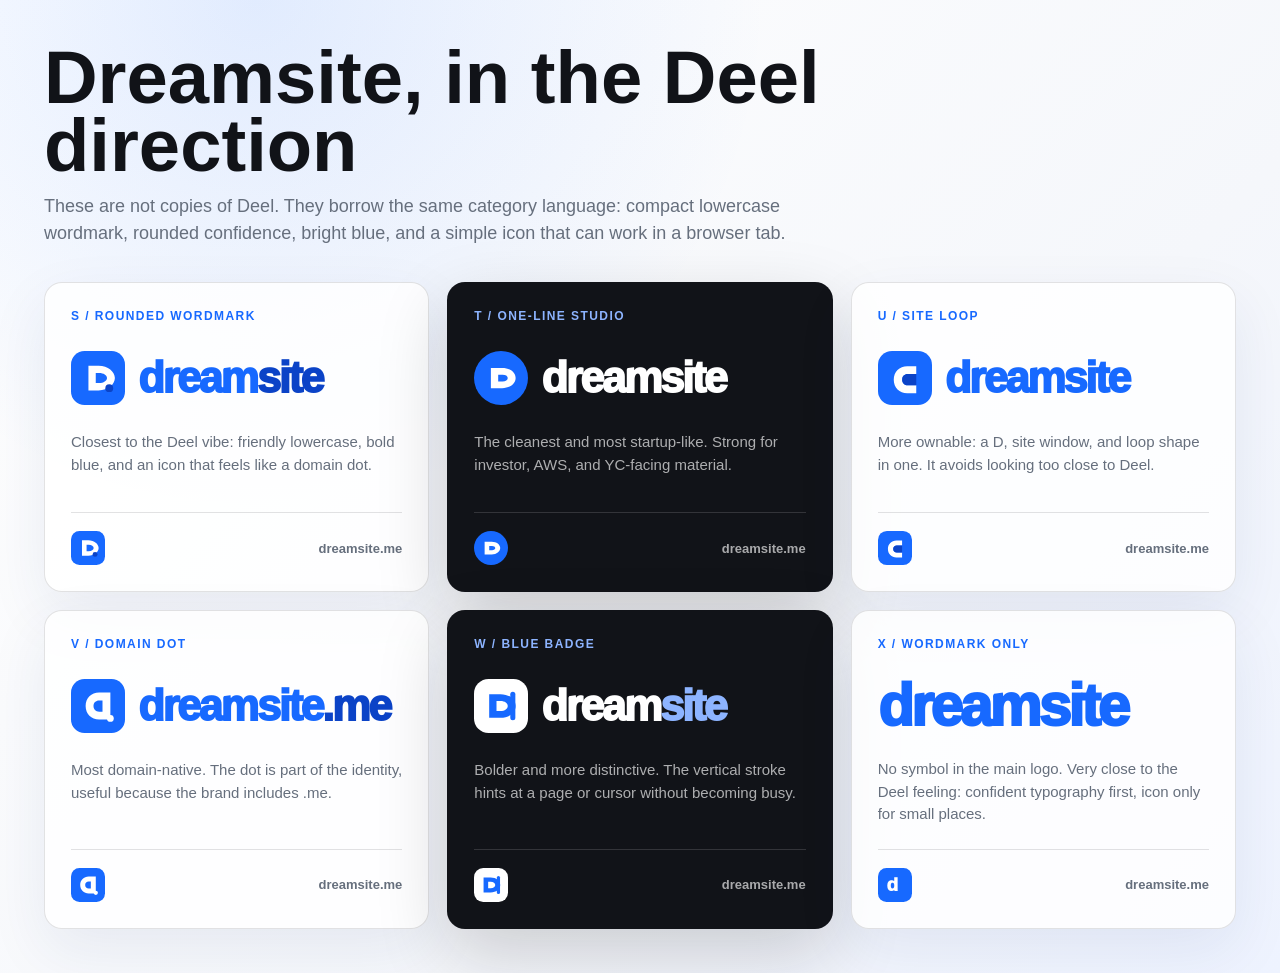
<file: logo-options.html>
<!doctype html>
<html lang="en">
  <head>
    <meta charset="utf-8">
    <meta name="viewport" content="width=device-width, initial-scale=1">
    <title>Dreamsite Deel-Inspired Logo Options</title>
    <style>
      :root {
        --blue: #1769ff;
        --blue-deep: #0b43c7;
        --ink: #111318;
        --paper: #f5f7fb;
        --white: #ffffff;
        --line: rgba(17, 19, 24, 0.12);
        --muted: #666f7d;
      }

      * {
        box-sizing: border-box;
      }

      body {
        margin: 0;
        background:
          radial-gradient(circle at 20% 0%, rgba(23, 105, 255, 0.12), transparent 32rem),
          linear-gradient(135deg, #ffffff 0%, var(--paper) 64%, #eef3ff 100%);
        color: var(--ink);
        font-family: "Avenir Next", Manrope, "Helvetica Neue", Arial, sans-serif;
      }

      main {
        min-height: 100svh;
        padding: 44px;
      }

      h1 {
        max-width: 980px;
        margin: 0 0 12px;
        font-size: clamp(44px, 5.8vw, 88px);
        line-height: 0.92;
        letter-spacing: 0;
      }

      .intro {
        max-width: 780px;
        margin: 0 0 34px;
        color: var(--muted);
        font-size: 18px;
        line-height: 1.55;
      }

      .grid {
        display: grid;
        grid-template-columns: repeat(3, minmax(0, 1fr));
        gap: 18px;
      }

      .option {
        min-height: 310px;
        border: 1px solid var(--line);
        border-radius: 18px;
        background: rgba(255, 255, 255, 0.82);
        box-shadow: 0 22px 60px rgba(27, 55, 112, 0.08);
        padding: 26px;
        display: grid;
        align-content: space-between;
      }

      .option.dark {
        background: var(--ink);
        color: var(--white);
        box-shadow: 0 26px 70px rgba(17, 19, 24, 0.18);
      }

      .label {
        margin: 0 0 28px;
        color: var(--blue);
        font-size: 12px;
        font-weight: 900;
        letter-spacing: 0.12em;
        text-transform: uppercase;
      }

      .dark .label {
        color: #8db4ff;
      }

      .logo-lockup {
        display: flex;
        align-items: center;
        gap: 13px;
      }

      .mark {
        width: 54px;
        height: 54px;
        flex: 0 0 auto;
      }

      .wordmark {
        color: var(--blue);
        font-size: clamp(34px, 3.4vw, 48px);
        font-weight: 950;
        letter-spacing: -0.055em;
        line-height: 0.9;
      }

      .dark .wordmark {
        color: #ffffff;
      }

      .wordmark span {
        color: var(--blue-deep);
      }

      .dark .wordmark span {
        color: #8db4ff;
      }

      .note {
        margin: 26px 0 0;
        color: var(--muted);
        font-size: 15px;
        line-height: 1.48;
      }

      .dark .note {
        color: rgba(255, 255, 255, 0.66);
      }

      .small-row {
        display: flex;
        align-items: center;
        justify-content: space-between;
        gap: 16px;
        margin-top: 24px;
        border-top: 1px solid var(--line);
        padding-top: 18px;
      }

      .dark .small-row {
        border-color: rgba(255, 255, 255, 0.14);
      }

      .favicon {
        width: 34px;
        height: 34px;
      }

      .url {
        color: var(--muted);
        font-size: 13px;
        font-weight: 800;
      }

      .dark .url {
        color: rgba(255, 255, 255, 0.64);
      }

      @media (max-width: 1120px) {
        .grid {
          grid-template-columns: repeat(2, minmax(0, 1fr));
        }
      }

      @media (max-width: 720px) {
        main {
          padding: 24px;
        }

        .grid {
          grid-template-columns: 1fr;
        }
      }
    </style>
  </head>
  <body>
    <main>
      <h1>Dreamsite, in the Deel direction</h1>
      <p class="intro">
        These are not copies of Deel. They borrow the same category language: compact lowercase wordmark,
        rounded confidence, bright blue, and a simple icon that can work in a browser tab.
      </p>

      <section class="grid" aria-label="Deel-inspired Dreamsite logo options">
        <article class="option">
          <div>
            <p class="label">S / Rounded Wordmark</p>
            <div class="logo-lockup">
              <svg class="mark" viewBox="0 0 96 96" aria-label="Rounded D mark">
                <rect width="96" height="96" rx="24" fill="#1769ff"/>
                <path d="M31 26h18c17 0 29 11 29 22s-12 22-29 22H31V26Zm13 13v18h6c8 0 14-4 14-9s-6-9-14-9h-6Z" fill="#fff"/>
                <circle cx="68" cy="66" r="7" fill="#0b43c7"/>
              </svg>
              <div class="wordmark">dream<span>site</span></div>
            </div>
            <p class="note">Closest to the Deel vibe: friendly lowercase, bold blue, and an icon that feels like a domain dot.</p>
          </div>
          <div class="small-row">
            <svg class="favicon" viewBox="0 0 96 96"><rect width="96" height="96" rx="24" fill="#1769ff"/><path d="M31 26h18c17 0 29 11 29 22s-12 22-29 22H31V26Zm13 13v18h6c8 0 14-4 14-9s-6-9-14-9h-6Z" fill="#fff"/><circle cx="68" cy="66" r="7" fill="#0b43c7"/></svg>
            <span class="url">dreamsite.me</span>
          </div>
        </article>

        <article class="option dark">
          <div>
            <p class="label">T / One-Line Studio</p>
            <div class="logo-lockup">
              <svg class="mark" viewBox="0 0 96 96" aria-label="Studio D mark">
                <rect width="96" height="96" rx="48" fill="#1769ff"/>
                <path d="M30 30h20c14 0 24 8 24 18S64 66 50 66H30V30Zm13 12v12h8c5 0 9-2 9-6s-4-6-9-6h-8Z" fill="#fff"/>
              </svg>
              <div class="wordmark">dreamsite</div>
            </div>
            <p class="note">The cleanest and most startup-like. Strong for investor, AWS, and YC-facing material.</p>
          </div>
          <div class="small-row">
            <svg class="favicon" viewBox="0 0 96 96"><rect width="96" height="96" rx="48" fill="#1769ff"/><path d="M30 30h20c14 0 24 8 24 18S64 66 50 66H30V30Zm13 12v12h8c5 0 9-2 9-6s-4-6-9-6h-8Z" fill="#fff"/></svg>
            <span class="url">dreamsite.me</span>
          </div>
        </article>

        <article class="option">
          <div>
            <p class="label">U / Site Loop</p>
            <div class="logo-lockup">
              <svg class="mark" viewBox="0 0 96 96" aria-label="Site loop mark">
                <rect width="96" height="96" rx="25" fill="#1769ff"/>
                <path d="M28 51c0-14 10-24 24-24h16v14H53c-6 0-10 4-10 10s4 10 10 10h15v14H52c-14 0-24-10-24-24Z" fill="#fff"/>
                <path d="M53 41h15v20H53c-6 0-10-4-10-10s4-10 10-10Z" fill="#0b43c7"/>
              </svg>
              <div class="wordmark">dreamsite</div>
            </div>
            <p class="note">More ownable: a D, site window, and loop shape in one. It avoids looking too close to Deel.</p>
          </div>
          <div class="small-row">
            <svg class="favicon" viewBox="0 0 96 96"><rect width="96" height="96" rx="25" fill="#1769ff"/><path d="M28 51c0-14 10-24 24-24h16v14H53c-6 0-10 4-10 10s4 10 10 10h15v14H52c-14 0-24-10-24-24Z" fill="#fff"/><path d="M53 41h15v20H53c-6 0-10-4-10-10s4-10 10-10Z" fill="#0b43c7"/></svg>
            <span class="url">dreamsite.me</span>
          </div>
        </article>

        <article class="option">
          <div>
            <p class="label">V / Domain Dot</p>
            <div class="logo-lockup">
              <svg class="mark" viewBox="0 0 96 96" aria-label="Domain dot mark">
                <rect width="96" height="96" rx="24" fill="#1769ff"/>
                <path d="M26 48c0-14 10-24 24-24h20v48H50c-14 0-24-10-24-24Zm14 0c0 6 4 10 10 10h6V38h-6c-6 0-10 4-10 10Z" fill="#fff"/>
                <circle cx="70" cy="70" r="6" fill="#fff"/>
              </svg>
              <div class="wordmark">dreamsite<span>.me</span></div>
            </div>
            <p class="note">Most domain-native. The dot is part of the identity, useful because the brand includes .me.</p>
          </div>
          <div class="small-row">
            <svg class="favicon" viewBox="0 0 96 96"><rect width="96" height="96" rx="24" fill="#1769ff"/><path d="M26 48c0-14 10-24 24-24h20v48H50c-14 0-24-10-24-24Zm14 0c0 6 4 10 10 10h6V38h-6c-6 0-10 4-10 10Z" fill="#fff"/><circle cx="70" cy="70" r="6" fill="#fff"/></svg>
            <span class="url">dreamsite.me</span>
          </div>
        </article>

        <article class="option dark">
          <div>
            <p class="label">W / Blue Badge</p>
            <div class="logo-lockup">
              <svg class="mark" viewBox="0 0 96 96" aria-label="Blue badge mark">
                <rect width="96" height="96" rx="26" fill="#ffffff"/>
                <path d="M27 27h20c16 0 27 9 27 21S63 69 47 69H27V27Zm13 12v18h7c8 0 13-4 13-9s-5-9-13-9h-7Z" fill="#1769ff"/>
                <path d="M69 27v42" stroke="#1769ff" stroke-width="9" stroke-linecap="round"/>
              </svg>
              <div class="wordmark">dream<span>site</span></div>
            </div>
            <p class="note">Bolder and more distinctive. The vertical stroke hints at a page or cursor without becoming busy.</p>
          </div>
          <div class="small-row">
            <svg class="favicon" viewBox="0 0 96 96"><rect width="96" height="96" rx="26" fill="#fff"/><path d="M27 27h20c16 0 27 9 27 21S63 69 47 69H27V27Zm13 12v18h7c8 0 13-4 13-9s-5-9-13-9h-7Z" fill="#1769ff"/><path d="M69 27v42" stroke="#1769ff" stroke-width="9" stroke-linecap="round"/></svg>
            <span class="url">dreamsite.me</span>
          </div>
        </article>

        <article class="option">
          <div>
            <p class="label">X / Wordmark Only</p>
            <div class="logo-lockup">
              <div class="wordmark" style="font-size: clamp(42px, 4.6vw, 66px)">dreamsite</div>
            </div>
            <p class="note">No symbol in the main logo. Very close to the Deel feeling: confident typography first, icon only for small places.</p>
          </div>
          <div class="small-row">
            <svg class="favicon" viewBox="0 0 96 96"><rect width="96" height="96" rx="24" fill="#1769ff"/><text x="24" y="66" fill="#fff" font-family="Avenir Next, Arial, sans-serif" font-size="54" font-weight="950">d</text></svg>
            <span class="url">dreamsite.me</span>
          </div>
        </article>
      </section>
    </main>
  </body>
</html>
</file>
